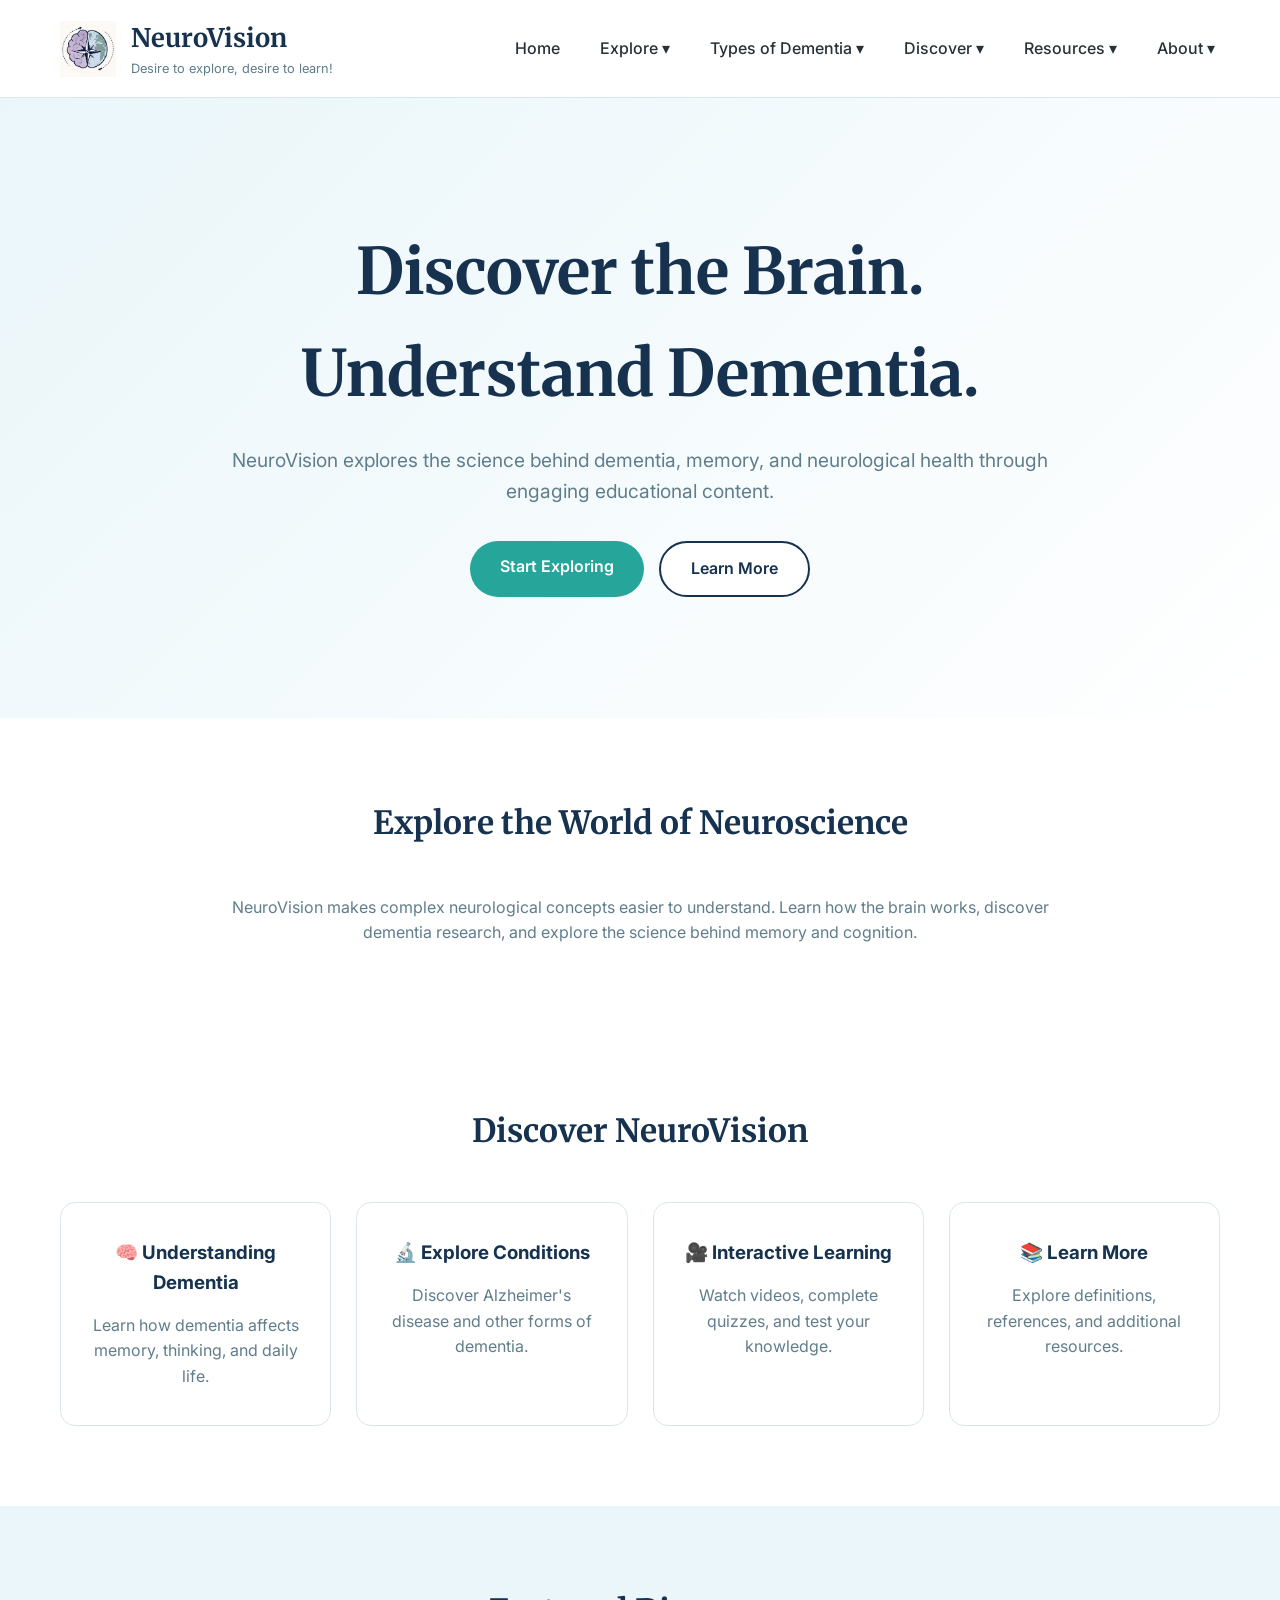
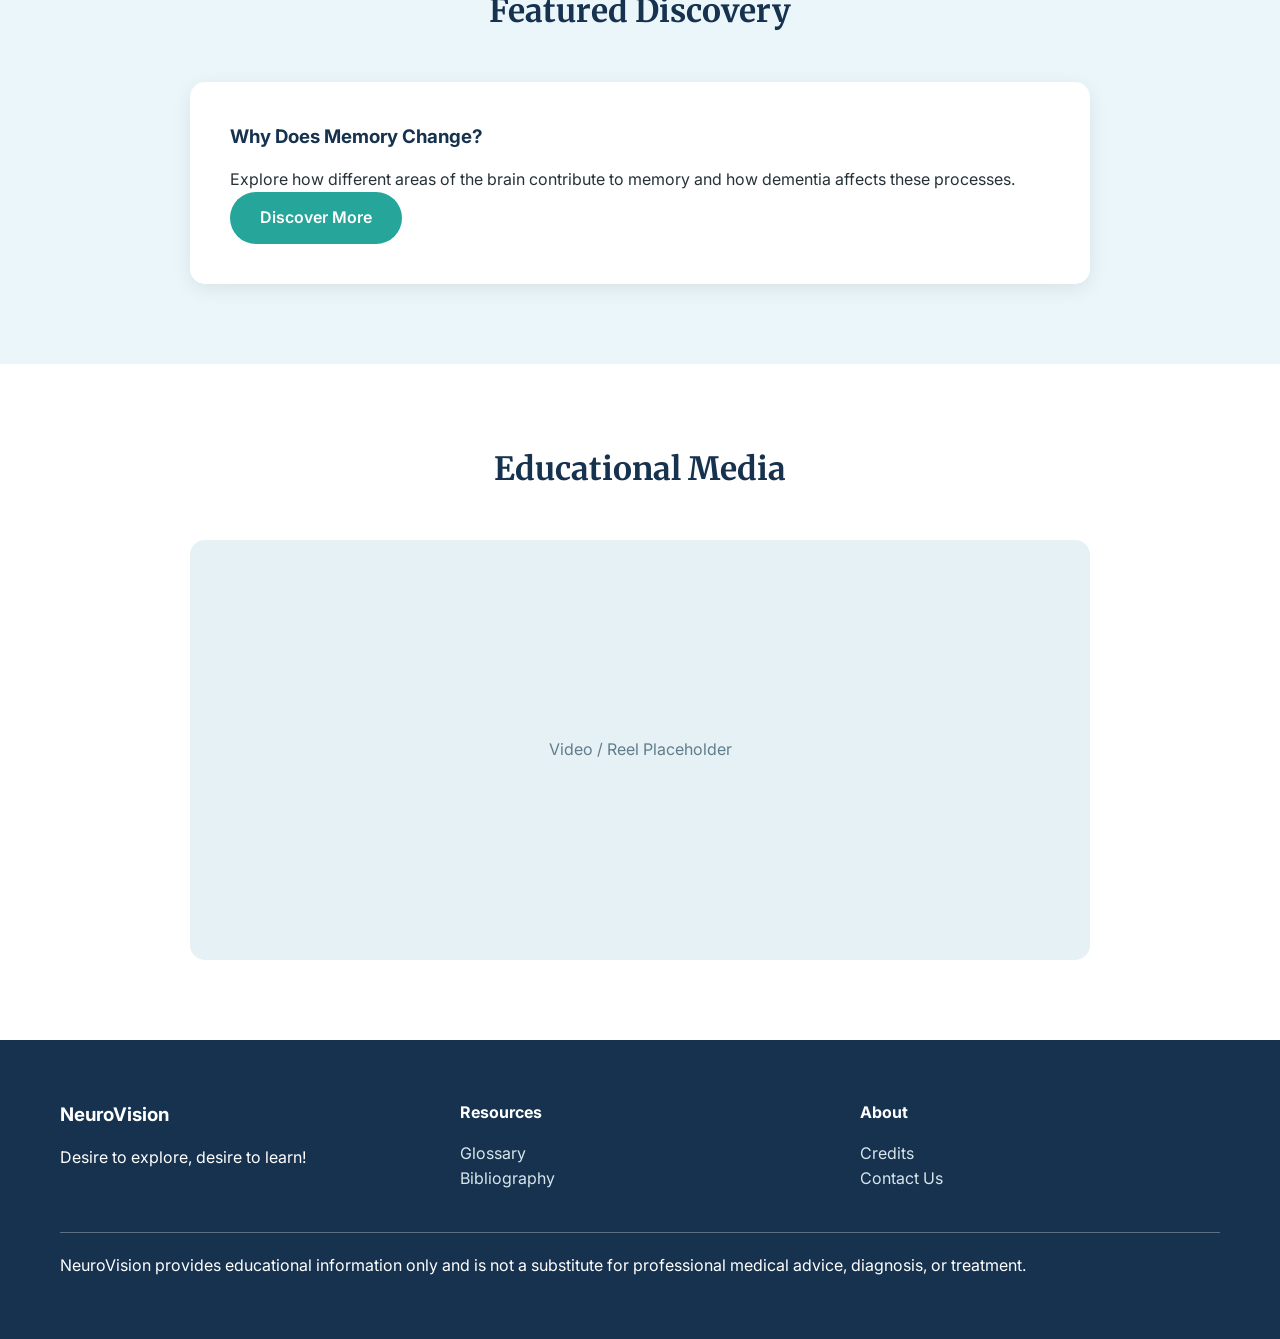
<file: index.html>
<!DOCTYPE html>
<html lang="en">
  <head>
    <meta charset="UTF-8" />
    <meta name="viewport" content="width=device-width, initial-scale=1.0" />
    <link rel="icon" type="image/png" href="assets/images/logo.png" />
    <title>NeuroVision | Desire to explore, desire to learn!</title>

    <link rel="stylesheet" href="style.css" />
  </head>

  <body>
    <header>
      <div class="brand">
        <img
          src="assets/images/logo.png"
          alt="NeuroVision Logo"
          class="logo-image"
        />
        <div>
          <div class="logo">NeuroVision</div>
          <div class="slogan">Desire to explore, desire to learn!</div>
        </div>
      </div>

      <nav>
        <ul class="nav-menu">
          <li>
            <a href="./">Home</a>
          </li>

          <li class="dropdown">
            <a href="#">Explore ▾</a>

            <ul class="dropdown-menu">
              <li>
                <a href="explore/brain-basics.html">Brain Basics</a>
              </li>

              <li>
                <a href="explore/dementia-basics.html">Dementia Basics</a>
              </li>

              <li>
                <a href="explore/memory.html">How Memory Works</a>
              </li>
            </ul>
          </li>

          <li class="dropdown">
            <a href="#">Types of Dementia ▾</a>

            <ul class="dropdown-menu">
              <li>
                <a href="types/alzheimers.html"> Alzheimer's Disease </a>
              </li>

              <li>
                <a href="types/vascular.html"> Vascular Dementia </a>
              </li>

              <li>
                <a href="types/lewy-body.html"> Lewy Body Dementia </a>
              </li>

              <li>
                <a href="types/frontotemporal.html">
                  Frontotemporal Dementia
                </a>
              </li>
            </ul>
          </li>

          <li class="dropdown">
            <a href="#">Discover ▾</a>

            <ul class="dropdown-menu">
              <li>
                <a href="discover/videos.html"> Videos </a>
              </li>

              <li>
                <a href="discover/quiz.html"> Knowledge Quiz </a>
              </li>

              <li>
                <a href="discover/myths.html"> Myths & Facts </a>
              </li>

              <li>
                <a href="discover/featured.html"> Featured Topics </a>
              </li>
            </ul>
          </li>

          <li class="dropdown">
            <a href="#">Resources ▾</a>

            <ul class="dropdown-menu">
              <li>
                <a href="resources/glossary.html"> Glossary </a>
              </li>

              <li>
                <a href="resources/bibliography.html"> Bibliography </a>
              </li>

              <li>
                <a href="resources/external.html"> External Resources </a>
              </li>
            </ul>
          </li>

          <li class="dropdown">
            <a href="#">About ▾</a>

            <ul class="dropdown-menu">

              <li>
                <a href="about/credits.html"> Credits </a>
              </li>

              <li>
                <a href="about/contact.html"> Contact Us </a>
              </li>
            </ul>
          </li>
        </ul>
      </nav>
    </header>

    <main>
      <section class="hero">
        <div class="hero-text">
          <h1>
            Discover the Brain.<br />
            Understand Dementia.
          </h1>

          <p>
            NeuroVision explores the science behind dementia, memory, and
            neurological health through engaging educational content.
          </p>

          <div class="hero-buttons">
            <a class="button" href="types/dementia.html"> Start Exploring </a>

            <a class="button secondary" href="resources/glossary.html">
              Learn More
            </a>
          </div>
        </div>
      </section>

      <section class="introduction">
        <h2>Explore the World of Neuroscience</h2>

        <p>
          NeuroVision makes complex neurological concepts easier to understand.
          Learn how the brain works, discover dementia research, and explore the
          science behind memory and cognition.
        </p>
      </section>

      <section>
        <h2>Discover NeuroVision</h2>

        <div class="card-container">
          <div class="card">
            <h3>🧠 Understanding Dementia</h3>

            <p>Learn how dementia affects memory, thinking, and daily life.</p>
          </div>

          <div class="card">
            <h3>🔬 Explore Conditions</h3>

            <p>Discover Alzheimer's disease and other forms of dementia.</p>
          </div>

          <div class="card">
            <h3>🎥 Interactive Learning</h3>

            <p>Watch videos, complete quizzes, and test your knowledge.</p>
          </div>

          <div class="card">
            <h3>📚 Learn More</h3>

            <p>Explore definitions, references, and additional resources.</p>
          </div>
        </div>
      </section>

      <section class="featured">
        <h2>Featured Discovery</h2>

        <div class="topic-box">
          <h3>Why Does Memory Change?</h3>

          <p>
            Explore how different areas of the brain contribute to memory and
            how dementia affects these processes.
          </p>

          <a href="#" class="button"> Discover More </a>
        </div>
      </section>

      <section>
        <h2>Educational Media</h2>

        <div class="video-placeholder">Video / Reel Placeholder</div>
      </section>
    </main>

    <footer>
      <div>
        <h3>NeuroVision</h3>

        <p>Desire to explore, desire to learn!</p>
      </div>

      <div>
        <h4>Resources</h4>

        <a href="resources/glossary.html"> Glossary </a>

        <br />

        <a href="resources/bibliography.html"> Bibliography </a>
      </div>

      <div>
        <h4>About</h4>

        <a href="about/credits.html"> Credits </a>

        <br />

        <a href="about/contact.html"> Contact Us </a>
      </div>

      <p class="disclaimer">
        NeuroVision provides educational information only and is not a
        substitute for professional medical advice, diagnosis, or treatment.
      </p>
    </footer>
  </body>
</html>
</file>
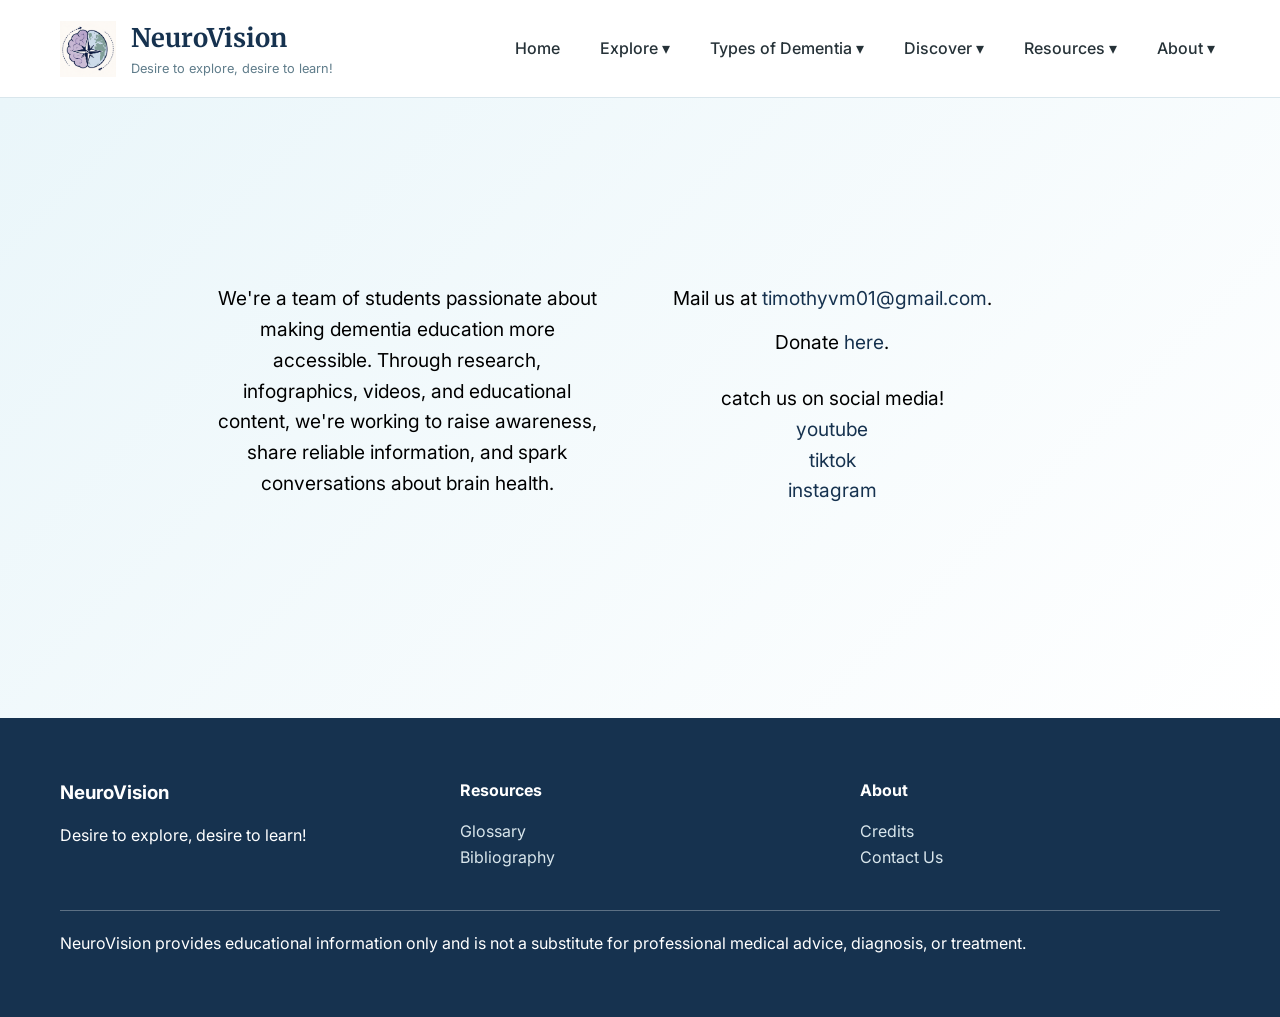
<file: about/contact.html>
<!--
 * author thebadlorax
 * created on 31-07-2026-18h-53m
 * github: https://github.com/thebadlorax
 * copyright 2026
-->

<!DOCTYPE html>
<html lang="en">
  <head>
    <meta charset="UTF-8" />
    <meta name="viewport" content="width=device-width, initial-scale=1.0" />

    <title>ABOUT US | NeuroVision</title>

    <link rel="stylesheet" href="../style.css" />

    <link rel="icon" href="../assets/images/logo.png" type="image/x-icon">
  </head>

  <body>
    <header>
        <div class="brand">
          <img
            src="../assets/images/logo.png"
            alt="NeuroVision Logo"
            class="logo-image"
          />
          <div>
            <div class="logo">NeuroVision</div>
            <div class="slogan">Desire to explore, desire to learn!</div>
          </div>
        </div>
  
        <nav>
          <ul class="nav-menu">
            <li>
              <a href="/">Home</a>
            </li>
  
            <li class="dropdown">
              <a href="#">Explore ▾</a>
  
              <ul class="dropdown-menu">
                <li>
                  <a href="/explore/brain-basics.html">Brain Basics</a>
                </li>
  
                <li>
                  <a href="/explore/dementia-basics.html">Dementia Basics</a>
                </li>
  
                <li>
                  <a href="e/xplore/memory.html">How Memory Works</a>
                </li>
              </ul>
            </li>
  
            <li class="dropdown">
              <a href="#">Types of Dementia ▾</a>
  
              <ul class="dropdown-menu">
                <li>
                  <a href="/types/alzheimers.html"> Alzheimer's Disease </a>
                </li>
  
                <li>
                  <a href="/types/vascular.html"> Vascular Dementia </a>
                </li>
  
                <li>
                  <a href="/types/lewy-body.html"> Lewy Body Dementia </a>
                </li>
  
                <li>
                  <a href="/types/frontotemporal.html">
                    Frontotemporal Dementia
                  </a>
                </li>
              </ul>
            </li>
  
            <li class="dropdown">
              <a href="#">Discover ▾</a>
  
              <ul class="dropdown-menu">
                <li>
                  <a href="/discover/videos.html"> Videos </a>
                </li>
  
                <li>
                  <a href="/discover/quiz.html"> Knowledge Quiz </a>
                </li>
  
                <li>
                  <a href="/discover/myths.html"> Myths & Facts </a>
                </li>
  
                <li>
                  <a href="/discover/featured.html"> Featured Topics </a>
                </li>
              </ul>
            </li>
  
            <li class="dropdown">
              <a href="#">Resources ▾</a>
  
              <ul class="dropdown-menu">
                <li>
                  <a href="/resources/glossary.html"> Glossary </a>
                </li>
  
                <li>
                  <a href="/resources/bibliography.html"> Bibliography </a>
                </li>
  
                <li>
                  <a href="/resources/external.html"> External Resources </a>
                </li>
              </ul>
            </li>
  
            <li class="dropdown">
              <a href="#">About ▾</a>
  
              <ul class="dropdown-menu">
                <li>
                  <a href="/about/project.html"> Project </a>
                </li>
  
                <li>
                  <a href="/about/credits.html"> Credits </a>
                </li>
  
                <li>
                  <a href="/about/contact.html"> Contact Us </a>
                </li>
              </ul>
            </li>
          </ul>
        </nav>
      </header>

    <main>

      <section class="hero">
        <div class="hero-text">
            <div style="display: flex; flex-direction: row;">
                <div>
                    <p style="color: black; width: 30vw;">
                         We're a team of students passionate about making dementia education more accessible. Through research, infographics, videos, and educational content, we're working to raise awareness, share reliable information, and spark conversations about brain health. 
                    </p>
                </div>
                <div style="width: 40vw;">
                    <p style="color: black; margin-bottom: 1vw;">Mail us at <span><a style="color: #16324f;" href="mailto:timothyvm01@gmail.com">timothyvm01@gmail.com</a></span>.</p>
                    <p style="color: black; margin-bottom: 2vw;">Donate <span><a style="color: #16324f;" href="https://givebutter.com/mimresearch/3-NeuroVision">here</a></span>.</p>
                    <p style="color: black; margin-bottom: 1vw;">
                        catch us on social media!<br>
                        <span><a style="color: #16324f;" href="https://youtube.com/@NeurovisionMIM">youtube</a></span><br>
                        <span><a style="color: #16324f;" href="https://tiktok.com/@neurovision.mim">tiktok</a></span><br>
                        <span><a style="color: #16324f;" href="https://instagram.com/neurovision.mim26/">instagram</a></span><br>
                    </p>
                </div>
            </div>
        </div>
      </section>

    </main>

    <footer>
      <div>
        <h3>NeuroVision</h3>

        <p>Desire to explore, desire to learn!</p>
      </div>

      <div>
        <h4>Resources</h4>

        <a href="../resources/glossary.html"> Glossary </a>

        <br />

        <a href="../resources/bibliography.html"> Bibliography </a>
      </div>

      <div>
        <h4>About</h4>

        <a href="../about/credits.html"> Credits </a>

        <br />

        <a href="../about/contact.html"> Contact Us </a>
      </div>

      <p class="disclaimer">
        NeuroVision provides educational information only and is not a
        substitute for professional medical advice, diagnosis, or treatment.
      </p>
    </footer>
  </body>
</html>
</file>
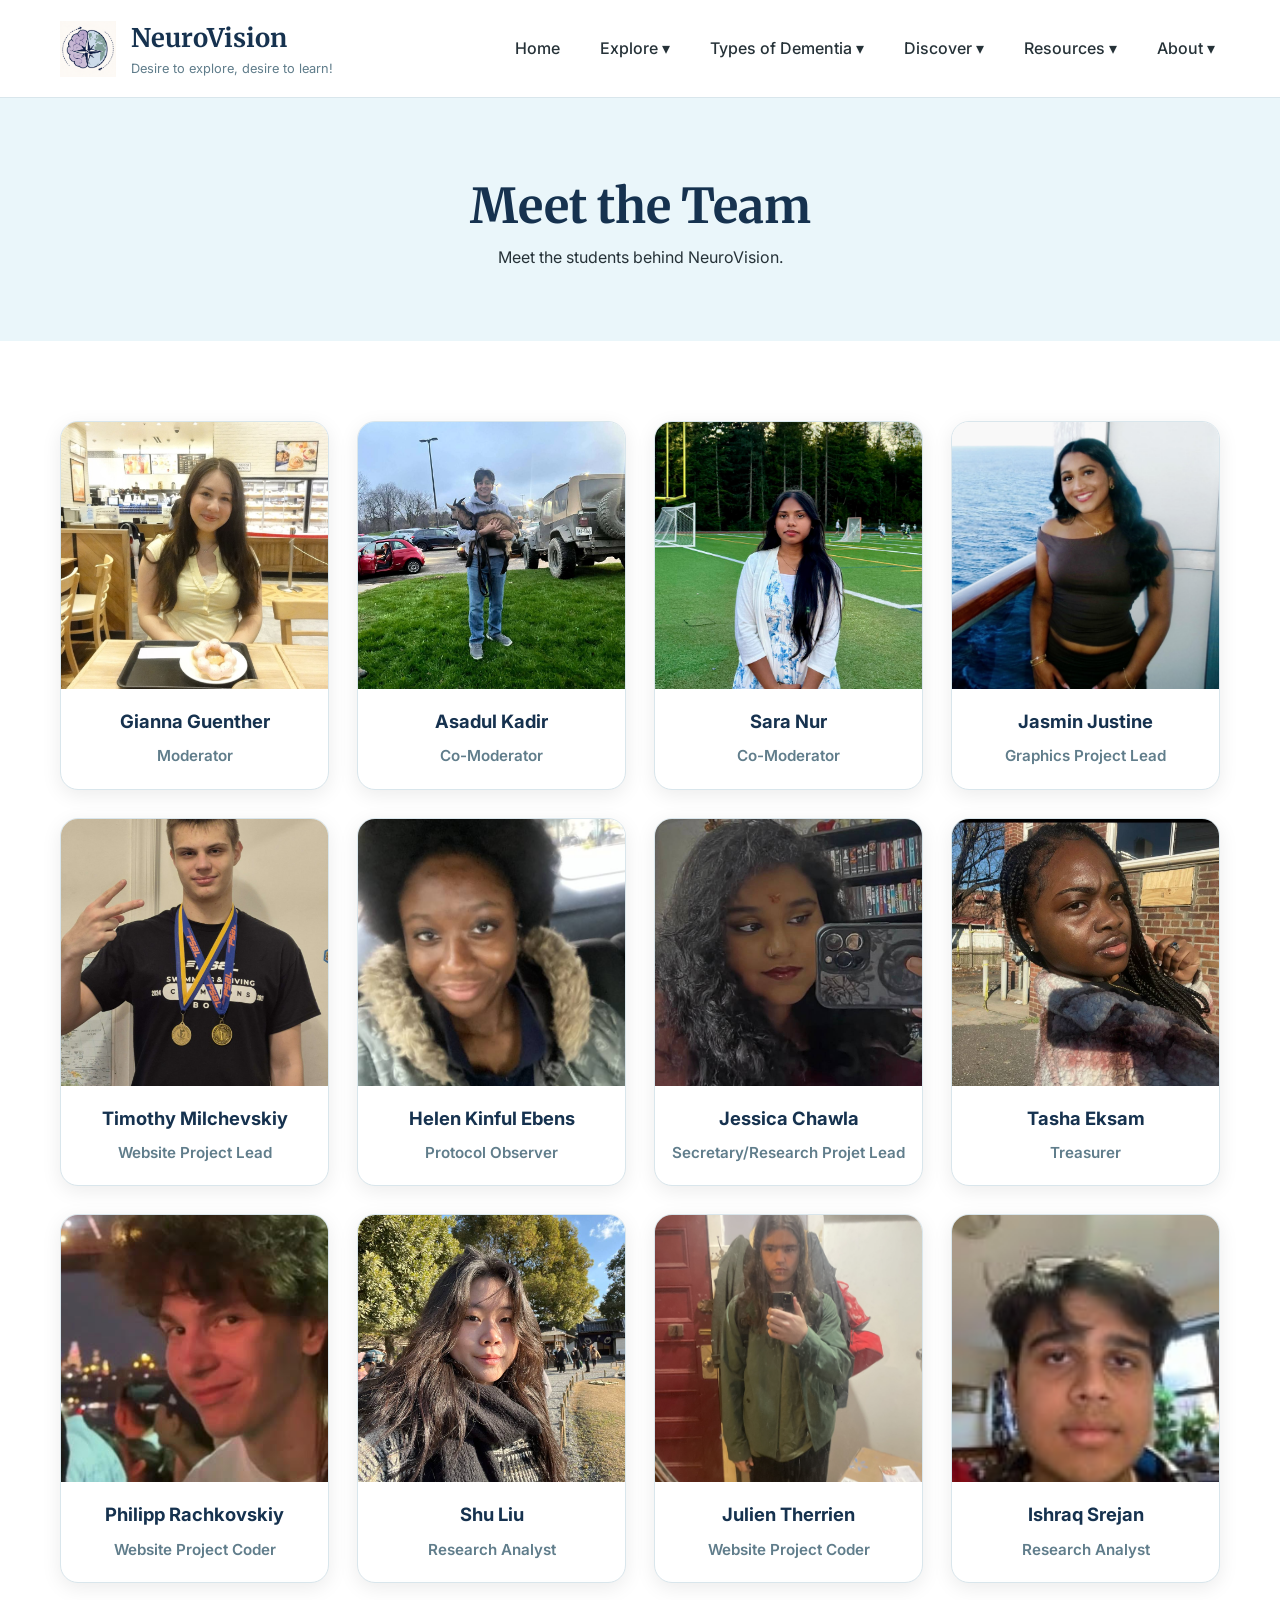
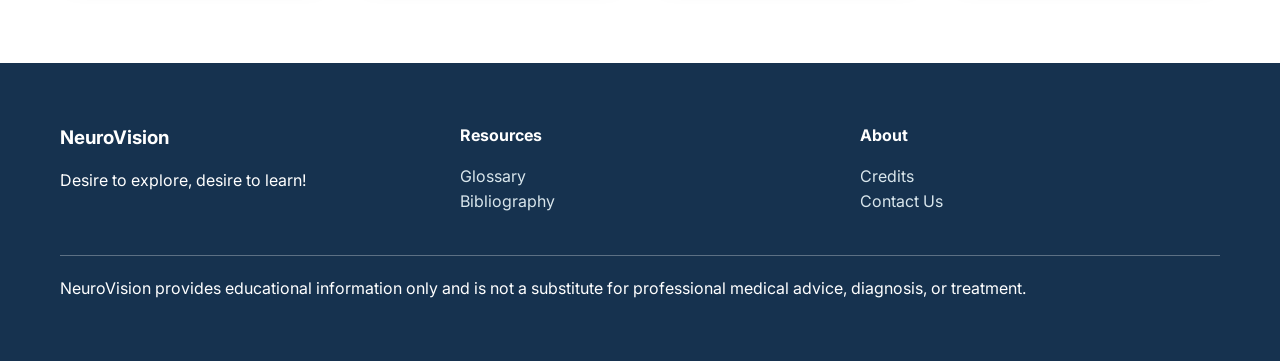
<file: about/credits.html>
<!DOCTYPE html>
<html lang="en">
<head>
<meta charset="UTF-8">
<meta name="viewport" content="width=device-width, initial-scale=1.0">
<title>Meet the Team | NeuroVision</title>
<link rel="icon" type="image/png" href="../assets/images/logo.png">
<link rel="stylesheet" href="../style.css">
</head>
<body>
<header>
  <div class="brand">
    <img
      src="../assets/images/logo.png"
      alt="NeuroVision Logo"
      class="logo-image"
    />
    <div>
      <div class="logo">NeuroVision</div>
      <div class="slogan">Desire to explore, desire to learn!</div>
    </div>
  </div>

  <nav>
    <ul class="nav-menu">
      <li>
        <a href="../">Home</a>
      </li>

      <li class="dropdown">
        <a href="#">Explore ▾</a>

        <ul class="dropdown-menu">
          <li>
            <a href="../explore/brain-basics.html">Brain Basics</a>
          </li>

          <li>
            <a href="../explore/dementia-basics.html">Dementia Basics</a>
          </li>

          <li>
            <a href="../explore/memory.html">How Memory Works</a>
          </li>
        </ul>
      </li>

      <li class="dropdown">
        <a href="#">Types of Dementia ▾</a>

        <ul class="dropdown-menu">
          <li>
            <a href="../types/alzheimers.html">Alzheimer's Disease</a>
          </li>

          <li>
            <a href="../types/vascular.html">Vascular Dementia</a>
          </li>

          <li>
            <a href="../types/lewy-body.html">Lewy Body Dementia</a>
          </li>

          <li>
            <a href="../types/frontotemporal.html">
              Frontotemporal Dementia
            </a>
          </li>
        </ul>
      </li>

      <li class="dropdown">
        <a href="#">Discover ▾</a>

        <ul class="dropdown-menu">
          <li>
            <a href="../discover/videos.html">Videos</a>
          </li>

          <li>
            <a href="../discover/quiz.html">Knowledge Quiz</a>
          </li>

          <li>
            <a href="../discover/myths.html">Myths & Facts</a>
          </li>

          <li>
            <a href="../discover/featured.html">Featured Topics</a>
          </li>
        </ul>
      </li>

      <li class="dropdown">
        <a href="#">Resources ▾</a>

        <ul class="dropdown-menu">
          <li>
            <a href="../resources/glossary.html">Glossary</a>
          </li>

          <li>
            <a href="../resources/bibliography.html">Bibliography</a>
          </li>

          <li>
            <a href="../resources/external.html">External Resources</a>
          </li>
        </ul>
      </li>

      <li class="dropdown">
        <a href="#">About ▾</a>

        <ul class="dropdown-menu">
          <li>
            <a href="credits.html">Credits</a>
          </li>

          <li>
            <a href="contact.html">Contact Us</a>
          </li>
        </ul>
      </li>
    </ul>
  </nav>
</header>

<main>
<section class="page-header">
<h1>Meet the Team</h1>
<p>Meet the students behind NeuroVision.</p>
</section>

<section>
<div class="team-grid">

<a href="#member1" class="team-card">
<img src="../assets/images/member1.png" alt="Member 1">
<h3>Gianna Guenther</h3>
<p>Moderator</p>
</a>

<a href="#member2" class="team-card">
<img src="../assets/images/member2.png" alt="Member 2">
<h3>Asadul Kadir</h3>
<p>Co-Moderator</p>
</a>

<a href="#member3" class="team-card">
<img src="../assets/images/member3.png" alt="Member 3">
<h3>Sara Nur</h3>
<p>Co-Moderator</p>
</a>

<a href="#member4" class="team-card">
<img src="../assets/images/member4.png" alt="Member 4">
<h3>Jasmin Justine</h3>
<p>Graphics Project Lead</p>
</a>

<a href="#member5" class="team-card">
<img src="../assets/images/member5.png" alt="Member 5">
<h3>Timothy Milchevskiy</h3>
<p>Website Project Lead</p>
</a>

<a href="#member6" class="team-card">
<img src="../assets/images/member6.png" alt="Member 6">
<h3>Helen Kinful Ebens</h3>
<p>Protocol Observer</p>
</a>

<a href="#member7" class="team-card">
<img src="../assets/images/member7.png" alt="Member 7">
<h3>Jessica Chawla</h3>
<p>Secretary/Research Projet Lead</p>
</a>

<a href="#member8" class="team-card">
<img src="../assets/images/member8.png" alt="Member 8">
<h3>Tasha Eksam</h3>
<p>Treasurer</p>
</a>

<a href="#member9" class="team-card">
<img src="../assets/images/member9.png" alt="Member 9">
<h3>Philipp Rachkovskiy</h3>
<p>Website Project Coder</p>
</a>

<a href="#member10" class="team-card">
<img src="../assets/images/member10.png" alt="Member 10">
<h3>Shu Liu</h3>
<p>Research Analyst</p>
</a>

<a href="#member11" class="team-card">
<img src="../assets/images/member11.png" alt="Member 11">
<h3>Julien Therrien</h3>
<p>Website Project Coder</p>
</a>

<a href="#member12" class="team-card">
<img src="../assets/images/member12.png" alt="Member 12">
<h3>Ishraq Srejan</h3>
<p>Research Analyst</p>
</a>

</div>
</section>
</main>

<div id="member1" class="profile-modal">
<div class="profile-content">
<a href="#" class="close">&times;</a>
<img src="../assets/images/member1.png" alt="Member 1">
<h2>Gianna Guenther</h2>
<h4>Moderator</h4>
<p>
Hi! I’m a rising junior at Stuyvesant High School with interests in neuroscience, genetics, behavioral science, and neurological diseases. I’m excited to help organize the team, analyze dementia studies, raise public awareness about dementia, and contribute to the project as we work toward a possible meta-analysis. Through this experience, I hope to connect with others who share similar interests, strengthen my research skills, and gain a deeper understanding of the medical field.
</p>
</div>
</div>

<div id="member2" class="profile-modal">
<div class="profile-content">
<a href="#" class="close">&times;</a>
<img src="../assets/images/member2.png" alt="Member 2">
<h2>Asadul Kadir</h2>
<h4>Co-Moderator</h4>
<p>
Hi everyone! My name is Asadul, and I'm a rising college freshman. I'm excited to serve as one of the co-moderators for NeuroVision. As co-moderator, my goal is not only to support Gianna in organizing the team but also to work alongside everyone in creating engaging, accessible content that makes complex dementia research easier to understand for you, the public.
</p>
</div>
</div>

<div id="member3" class="profile-modal">
<div class="profile-content">
<a href="#" class="close">&times;</a>
<img src="../assets/images/member3.png" alt="Member 3">
<h2>Sara Nur</h2>
<h4>Co-Moderator</h4>
<p>
Hi! I’m Sara Nur, a rising freshman at Eastlake High School and the co-moderator of our team. I love combining creativity with science, whether that’s designing infographics, creating visuals, or finding engaging ways to share important information with others. As co-moderator, my goal is to help our team stay connected, encourage everyone’s ideas, and support our outreach efforts so we can make learning about dementia accessible and meaningful.
</p>
</div>
</div>

<div id="member4" class="profile-modal">
<div class="profile-content">
<a href="#" class="close">&times;</a>
<img src="../assets/images/member4.png" alt="Member 4">
<h2>Jasmin Justine</h2>
<h4>Graphics Project Lead</h4>
<p>
Hi! I'm Jasmin, a rising junior at Ridge Point High School and the Graphics Project Lead for NeuroVision. I enjoy creating educational graphics that make complex topics easier to understand. Through creativity and research, I hope to help raise awareness about dementia and Parkinson's disease while making reliable health information more accessible to everyone.
</p>
</div>
</div>

<div id="member5" class="profile-modal">
<div class="profile-content">
<a href="#" class="close">&times;</a>
<img src="../assets/images/member5.png" alt="Member 5">
<h2>Timothy Milchevskiy</h2>
<h4>Website Project Lead</h4>
<p>
Hi! I’m Timothy, a rising senior at Stuyvesant High School and the website project lead for Neurovision. I am interested in mathematics, particularly in the area of statistics and probability. Utilizing graphic design and my coding skills, I hope to create an accessible and enjoyable source of information for users to learn more about dementia.
</p>
</div>
</div>

<div id="member6" class="profile-modal">
<div class="profile-content">
<a href="#" class="close">&times;</a>
<img src="../assets/images/member6.png" alt="Member 6">
<h2>Helen Kinful Ebens</h2>
<h4>Protocol Observer</h4>
<p>
Hi! My name is Helen, a rising junior at University Prep Charter High School and the Protocol Observer for NeuroVision. Im passionate about public health, medical research and pediatrics. Through my work, I hope to uplift communities and advocate for more dementia awareness.  
</p>
</div>
</div>

<div id="member7" class="profile-modal">
<div class="profile-content">
<a href="#" class="close">&times;</a>
<img src="../assets/images/member7.png" alt="Member 7">
<h2>Jessica Chawla</h2>
<h4>Secretary/Research Project Lead</h4>
<p>
Hi, my name is Jessica. I am a senior at John Jay College of Criminal Justice. My interests are neurology and forensic pathology. I am the Secretary and Research Project Lead for NeuroVision. With my team, I plan to provide a deep analysis of current dementia research that can be translated into terms everyone can understand.
</p>
</div>
</div>

<div id="member8" class="profile-modal">
<div class="profile-content">
<a href="#" class="close">&times;</a>
<img src="../assets/images/member8.png" alt="Member 8">
<h2>Tasha Eksam</h2>
<h4>Treasurer</h4>
<p>
Hi everyone Hi everyone my name is Tasha, I am a senior at SUNY albany and I am serving as Treasurer for Neurovision MIM.  I plan to help dissect the research paper and keep track of every purchase, update the team on how much money we have available, and make budgets.
</p>
</div>
</div>

<div id="member9" class="profile-modal">
<div class="profile-content">
<a href="#" class="close">&times;</a>
<img src="../assets/images/member9.png" alt="Member 9">
<h2>Philipp Rachkovskiy</h2>
<h4>Website project coder</h4>
<p>
Hello! Im Philipp Rachkovskiy, and Im an incoming senior at the Bronx High School of Science. My interests include coding and genetics, and Im working on the website with Julien and Timothy. I hope to make the website a place where people can become more informed about dementia in a simple and digestible way.
</p>
</div>
</div>

<div id="member10" class="profile-modal">
<div class="profile-content">
<a href="#" class="close">&times;</a>
<img src="../assets/images/member10.png" alt="Member 10">
<h2>Shu Liu</h2>
<h4>Research Analyst</h4>
<p>
Hii I'm Shu, one of the research analysts of NeuroVision. I'm a senior at baruch college with interests in behavioral science, cardiology and psychology. My hobbies include badminton, biking, baking, hiking and exploring new places/activities with friends. 
My goals in NeuroVision is to analyze/research studies on dementia and work alongside my team, creating content to make knowledge on dementia more accessible. 
</p>
</div>
</div>

<div id="member11" class="profile-modal">
<div class="profile-content">
<a href="#" class="close">&times;</a>
<img src="../assets/images/member11.png" alt="Member 11">
<h2>Julien Therrien</h2>
<h4>Website Project Coder</h4>
<p>
I’m Julien, a rising senior at Essex Street Academy. I work on the website for Neurovison, and i’m personally working on a lot of different programming projects at once. With the website, we are trying to make complicated topics like dementia easier to get into by providing a one stop shop for all the information we have!
</p>
</div>
</div>

<div id="member12" class="profile-modal">
<div class="profile-content">
<a href="#" class="close">&times;</a>
<img src="../assets/images/member12.png" alt="Member 12">
<h2>Ishraq Srejan</h2>
<h4>Research Analyst</h4>
<p>
Hey Guys, I’m an upcoming senior at Stuyvesant Highschool and a research analyst for Neurovision. I joined the team because I have interests in Medical Research, Neurology and Ophthalmology and also I liked working with amazing members like Asadul Kadir and Philip Rachkovskiy 
</p>
</div>
</div>

<footer>
<div>
<h3>NeuroVision</h3>
<p>Desire to explore, desire to learn!</p>
</div>

<div>
<h4>Resources</h4>
<a href="../resources/glossary.html">Glossary</a><br>
<a href="../resources/bibliography.html">Bibliography</a>
</div>

<div>
<h4>About</h4>
<a href="credits.html">Credits</a><br>
<a href="contact.html">Contact Us</a>
</div>

<p class="disclaimer">
NeuroVision provides educational information only and is not a substitute
for professional medical advice, diagnosis, or treatment.
</p>
</footer>

</body>
</html>
</file>
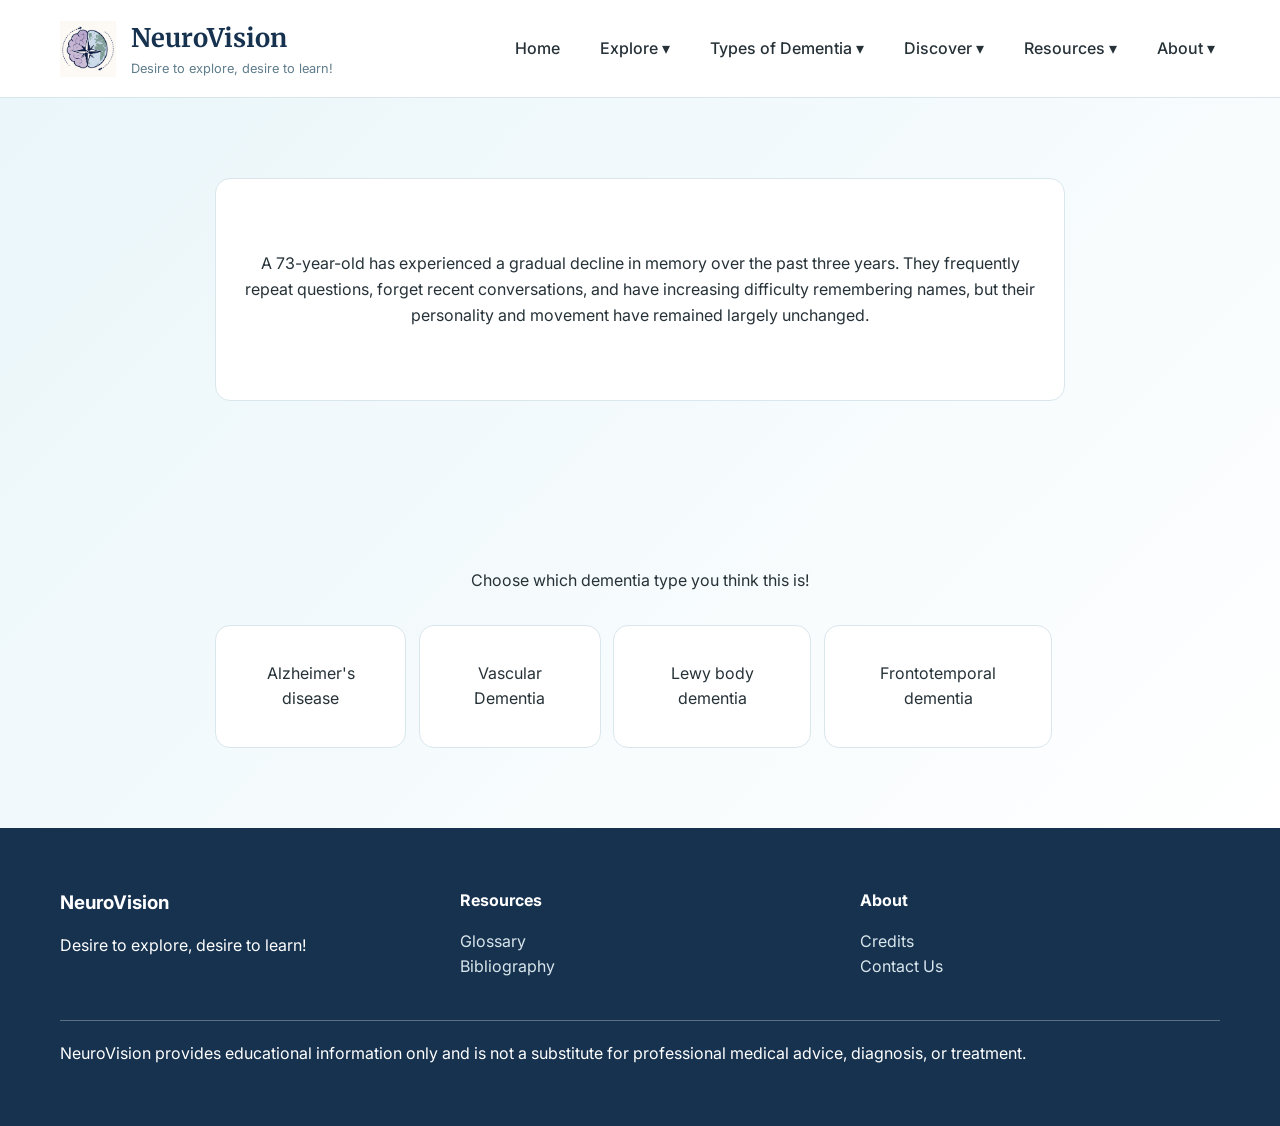
<file: discover/quiz.html>
<!DOCTYPE html>
<html lang="en">
  <head>
    <meta charset="UTF-8" />
    <meta name="viewport" content="width=device-width, initial-scale=1.0" />

    <title>QUIZ | NeuroVision</title>

    <link rel="stylesheet" href="../style.css" />

    <script type="module" src="quiz.js"></script>
    <link rel="icon" href="../assets/images/logo.png" type="image/x-icon">
  </head>

  <body>
    <header>
        <div class="brand">
          <img
            src="../assets/images/logo.png"
            alt="NeuroVision Logo"
            class="logo-image"
          />
          <div>
            <div class="logo">NeuroVision</div>
            <div class="slogan">Desire to explore, desire to learn!</div>
          </div>
        </div>
  
        <nav>
          <ul class="nav-menu">
            <li>
              <a href="/">Home</a>
            </li>
  
            <li class="dropdown">
              <a href="#">Explore ▾</a>
  
              <ul class="dropdown-menu">
                <li>
                  <a href="/explore/brain-basics.html">Brain Basics</a>
                </li>
  
                <li>
                  <a href="/explore/dementia-basics.html">Dementia Basics</a>
                </li>
  
                <li>
                  <a href="e/xplore/memory.html">How Memory Works</a>
                </li>
              </ul>
            </li>
  
            <li class="dropdown">
              <a href="#">Types of Dementia ▾</a>
  
              <ul class="dropdown-menu">
                <li>
                  <a href="/types/alzheimers.html"> Alzheimer's Disease </a>
                </li>
  
                <li>
                  <a href="/types/vascular.html"> Vascular Dementia </a>
                </li>
  
                <li>
                  <a href="/types/lewy-body.html"> Lewy Body Dementia </a>
                </li>
  
                <li>
                  <a href="/types/frontotemporal.html">
                    Frontotemporal Dementia
                  </a>
                </li>
              </ul>
            </li>
  
            <li class="dropdown">
              <a href="#">Discover ▾</a>
  
              <ul class="dropdown-menu">
                <li>
                  <a href="/discover/videos.html"> Videos </a>
                </li>
  
                <li>
                  <a href="/discover/quiz.html"> Knowledge Quiz </a>
                </li>
  
                <li>
                  <a href="/discover/myths.html"> Myths & Facts </a>
                </li>
  
                <li>
                  <a href="/discover/featured.html"> Featured Topics </a>
                </li>
              </ul>
            </li>
  
            <li class="dropdown">
              <a href="#">Resources ▾</a>
  
              <ul class="dropdown-menu">
                <li>
                  <a href="/resources/glossary.html"> Glossary </a>
                </li>
  
                <li>
                  <a href="/resources/bibliography.html"> Bibliography </a>
                </li>
  
                <li>
                  <a href="/resources/external.html"> External Resources </a>
                </li>
              </ul>
            </li>
  
            <li class="dropdown">
              <a href="#">About ▾</a>
  
              <ul class="dropdown-menu">
  
                <li>
                  <a href="/about/credits.html"> Credits </a>
                </li>
  
                <li>
                  <a href="/about/contact.html"> Contact Us </a>
                </li>
              </ul>
            </li>
          </ul>
        </nav>
      </header>

    <main>

      <section class="hero">
        <div class="hero-text">
            <div id="info-div" style="display: flex; flex-direction: column;">
            </div>
            <div id="answer-container">
                <div id="mac" style="margin-top: 14vh; padding-bottom: 2.5vh; padding-top: 2.5vh;">Choose which dementia type you think this is!</div>
                <div style="display: flex; flex-direction: row; margin-top: 1vh;">
                    <div id="opt1" class="card" style="margin-right: 1vw; cursor: pointer;">Alzheimer's disease</div>
                    <div id="opt2" class="card" style="margin-right: 1vw; cursor: pointer;">Vascular Dementia</div>
                    <div id="opt3" class="card" style="margin-right: 1vw; cursor: pointer;">Lewy body dementia</div>
                    <div id="opt4" class="card" style="margin-right: 1vw; cursor: pointer;">Frontotemporal dementia</div>
                </div>
            </div>
            
        </div>
      </section>

    </main>

    <footer>
      <div>
        <h3>NeuroVision</h3>

        <p>Desire to explore, desire to learn!</p>
      </div>

      <div>
        <h4>Resources</h4>

        <a href="../resources/glossary.html"> Glossary </a>

        <br />

        <a href="../resources/bibliography.html"> Bibliography </a>
      </div>

      <div>
        <h4>About</h4>

        <a href="../about/credits.html"> Credits </a>

        <br />

        <a href="../about/contact.html"> Contact Us </a>
      </div>

      <p class="disclaimer">
        NeuroVision provides educational information only and is not a
        substitute for professional medical advice, diagnosis, or treatment.
      </p>
    </footer>
  </body>
</html>
</file>
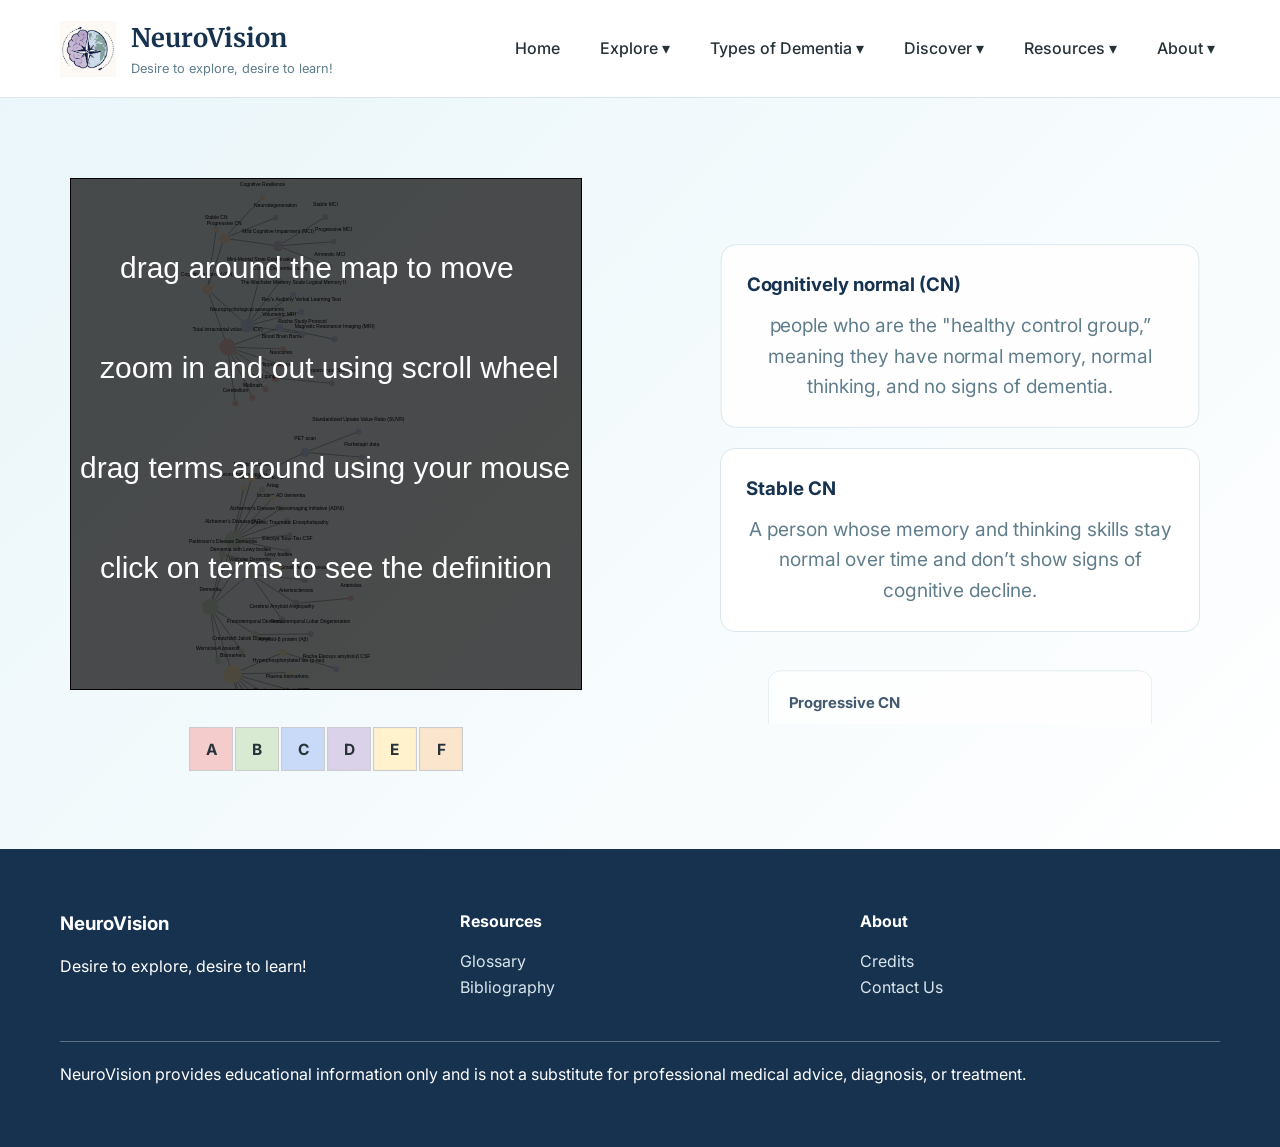
<file: resources/glossary.html>
<!--
 * author thebadlorax
 * created on 24-07-2026-21h-21m
 * github: https://github.com/thebadlorax
 * copyright 2026
-->

<!DOCTYPE html>
<html lang="en">
  <head>
    <meta charset="UTF-8" />
    <meta name="viewport" content="width=device-width, initial-scale=1.0" />

    <title>GLOSSARY | NeuroVision</title>

    <link rel="stylesheet" href="../style.css" />
    <link rel="stylesheet" href="glossary.css" />

    <script type="module" src="glossary.js"></script>
    <link rel="icon" href="../assets/images/logo.png" type="image/x-icon">
  </head>

  <body>
    <header>
        <div class="brand">
          <img
            src="../assets/images/logo.png"
            alt="NeuroVision Logo"
            class="logo-image"
          />
          <div>
            <div class="logo">NeuroVision</div>
            <div class="slogan">Desire to explore, desire to learn!</div>
          </div>
        </div>
  
        <nav>
          <ul class="nav-menu">
            <li>
              <a href="/">Home</a>
            </li>
  
            <li class="dropdown">
              <a href="#">Explore ▾</a>
  
              <ul class="dropdown-menu">
                <li>
                  <a href="/explore/brain-basics.html">Brain Basics</a>
                </li>
  
                <li>
                  <a href="/explore/dementia-basics.html">Dementia Basics</a>
                </li>
  
                <li>
                  <a href="e/xplore/memory.html">How Memory Works</a>
                </li>
              </ul>
            </li>
  
            <li class="dropdown">
              <a href="#">Types of Dementia ▾</a>
  
              <ul class="dropdown-menu">
                <li>
                  <a href="/types/alzheimers.html"> Alzheimer's Disease </a>
                </li>
  
                <li>
                  <a href="/types/vascular.html"> Vascular Dementia </a>
                </li>
  
                <li>
                  <a href="/types/lewy-body.html"> Lewy Body Dementia </a>
                </li>
  
                <li>
                  <a href="/types/frontotemporal.html">
                    Frontotemporal Dementia
                  </a>
                </li>
              </ul>
            </li>
  
            <li class="dropdown">
              <a href="#">Discover ▾</a>
  
              <ul class="dropdown-menu">
                <li>
                  <a href="/discover/videos.html"> Videos </a>
                </li>
  
                <li>
                  <a href="/discover/quiz.html"> Knowledge Quiz </a>
                </li>
  
                <li>
                  <a href="/discover/myths.html"> Myths & Facts </a>
                </li>
  
                <li>
                  <a href="/discover/featured.html"> Featured Topics </a>
                </li>
              </ul>
            </li>
  
            <li class="dropdown">
              <a href="#">Resources ▾</a>
  
              <ul class="dropdown-menu">
                <li>
                  <a href="/resources/glossary.html"> Glossary </a>
                </li>
  
                <li>
                  <a href="/resources/bibliography.html"> Bibliography </a>
                </li>
  
                <li>
                  <a href="/resources/external.html"> External Resources </a>
                </li>
              </ul>
            </li>
  
            <li class="dropdown">
              <a href="#">About ▾</a>
  
              <ul class="dropdown-menu">
                <li>
                  <a href="/about/credits.html"> Credits </a>
                </li>
  
                <li>
                  <a href="/about/contact.html"> Contact Us </a>
                </li>
              </ul>
            </li>
          </ul>
        </nav>
      </header>

    <main>

      <section class="hero">
        <div class="hero-text">
          <div style="display: flex; flex-direction: row; justify-content: center; align-items: center;">
            <div style="display: flex; flex-direction: column; justify-content: center; align-items: center;">
              <canvas id="mindmap"></canvas>
              <div id="categories" style="display: flex; flex-direction: row; margin-top: 3vw; gap: 6px;"></div>
            </div>
            
            <div style="margin-left: 10vw; display: flex; flex-direction: column;">
              <div class="info-cards no-scrollbar" id="cards" style="width: 500px; padding-left: 10px; padding-right: 10px">
                <div class="spacer"></div>
              </div>
            </div>
          </div>
            
        </div>
      </section>

    </main>

    <footer>
      <div>
        <h3>NeuroVision</h3>

        <p>Desire to explore, desire to learn!</p>
      </div>

      <div>
        <h4>Resources</h4>

        <a href="../resources/glossary.html"> Glossary </a>

        <br />

        <a href="../resources/bibliography.html"> Bibliography </a>
      </div>

      <div>
        <h4>About</h4>

        <a href="../about/credits.html"> Credits </a>

        <br />

        <a href="../about/contact.html"> Contact Us </a>
      </div>

      <p class="disclaimer">
        NeuroVision provides educational information only and is not a
        substitute for professional medical advice, diagnosis, or treatment.
      </p>
    </footer>
  </body>
</html>
</file>
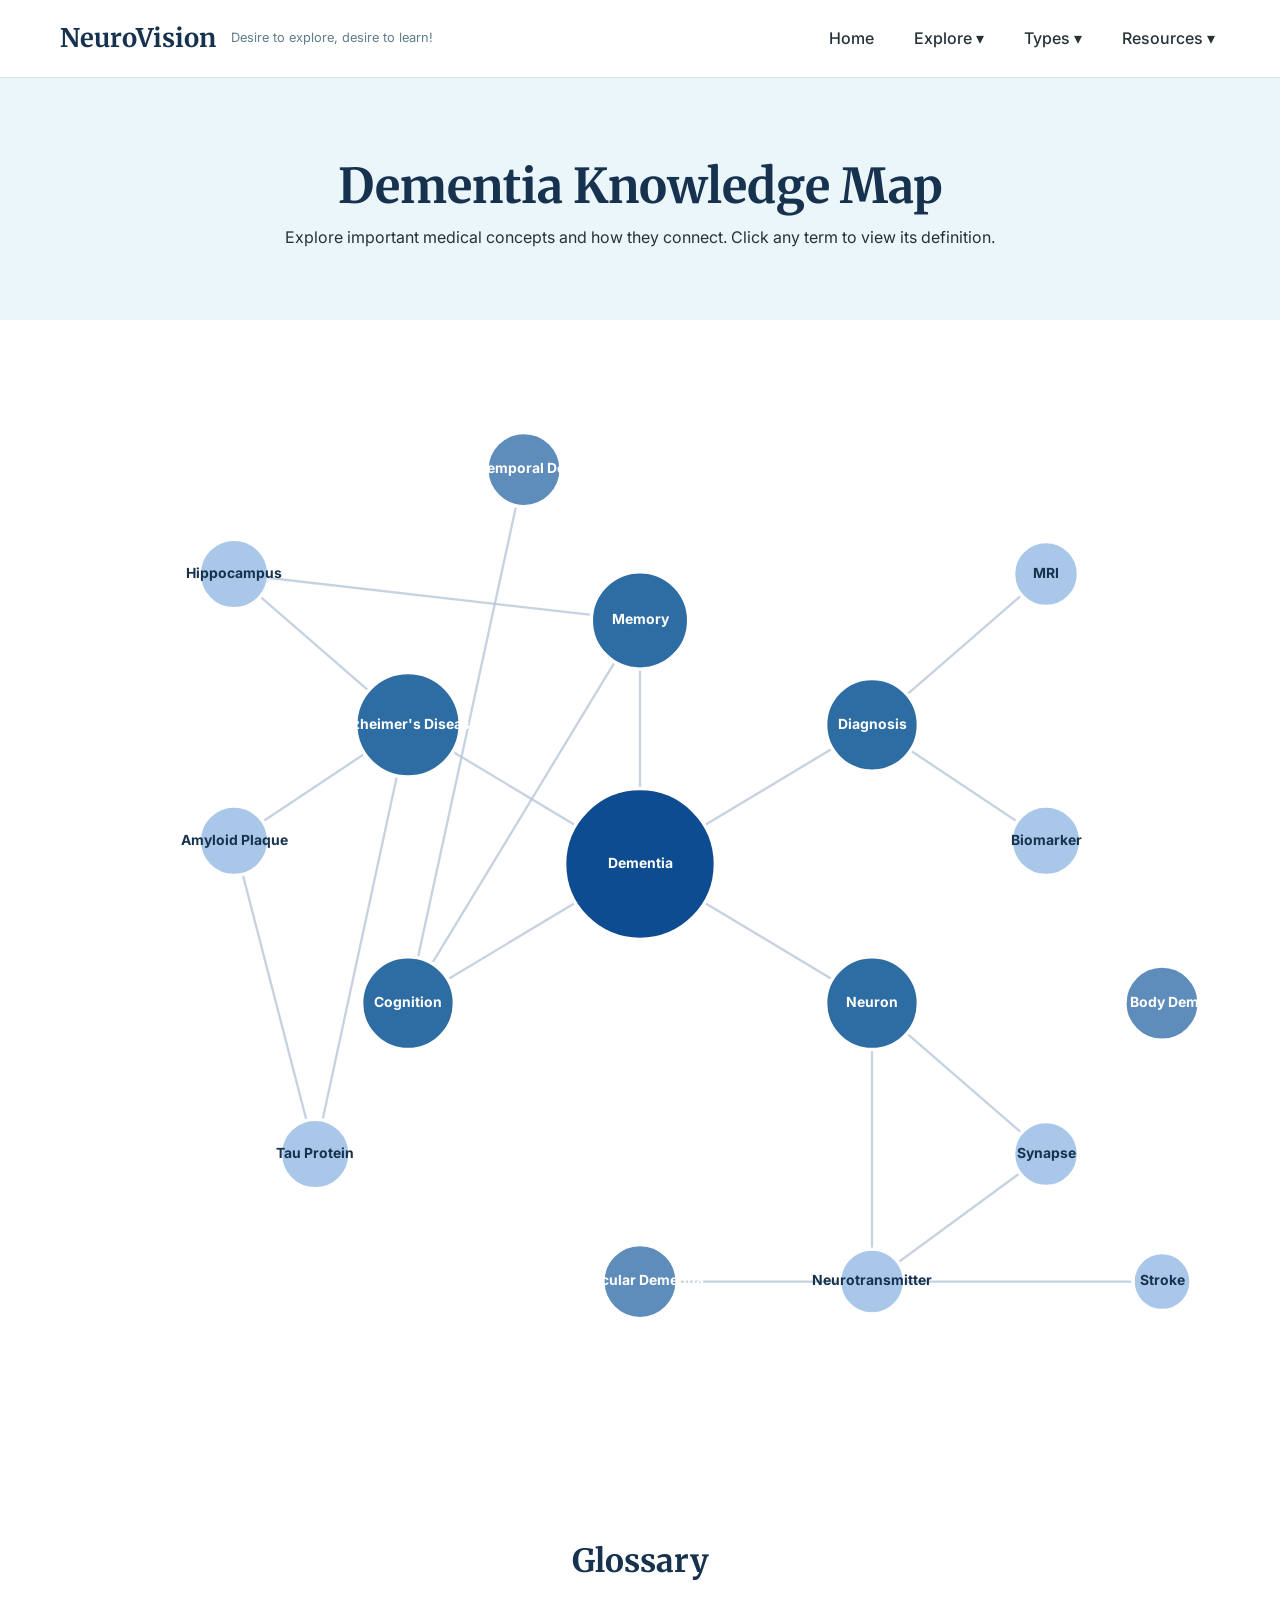
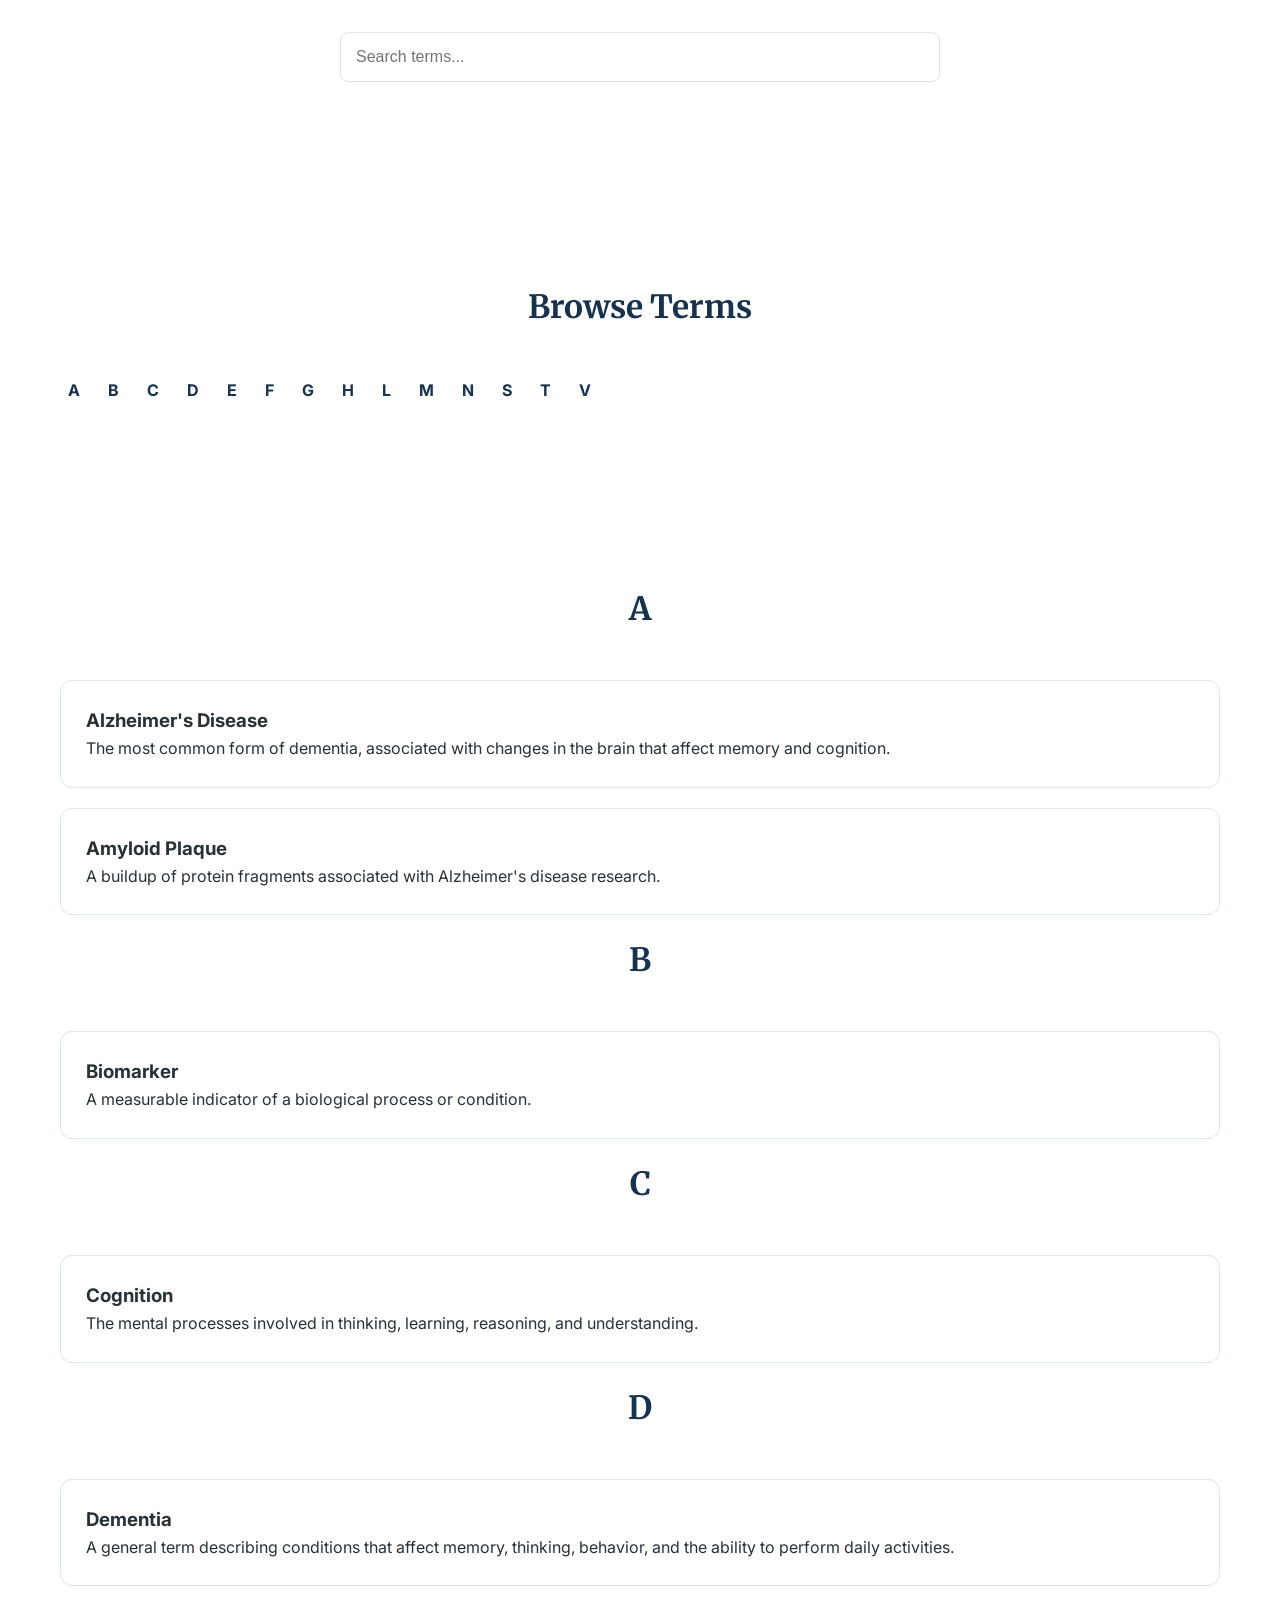
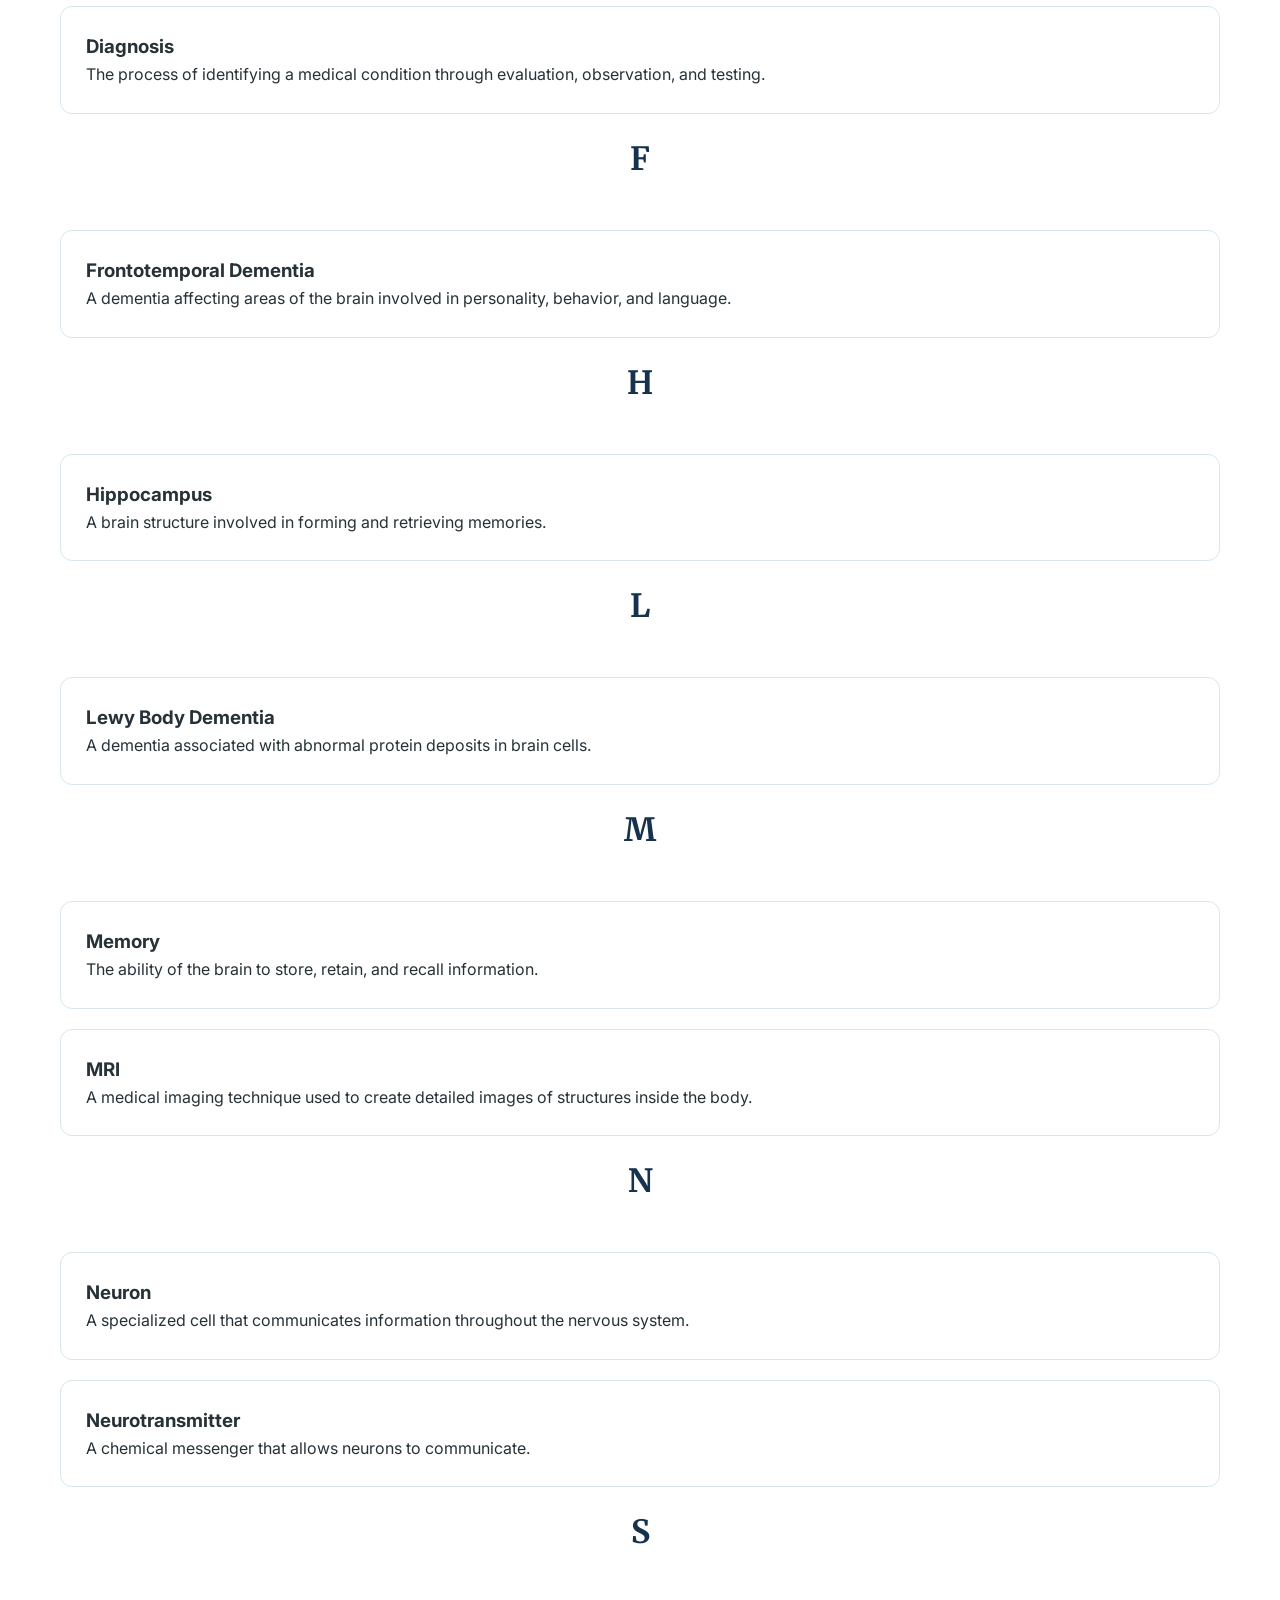
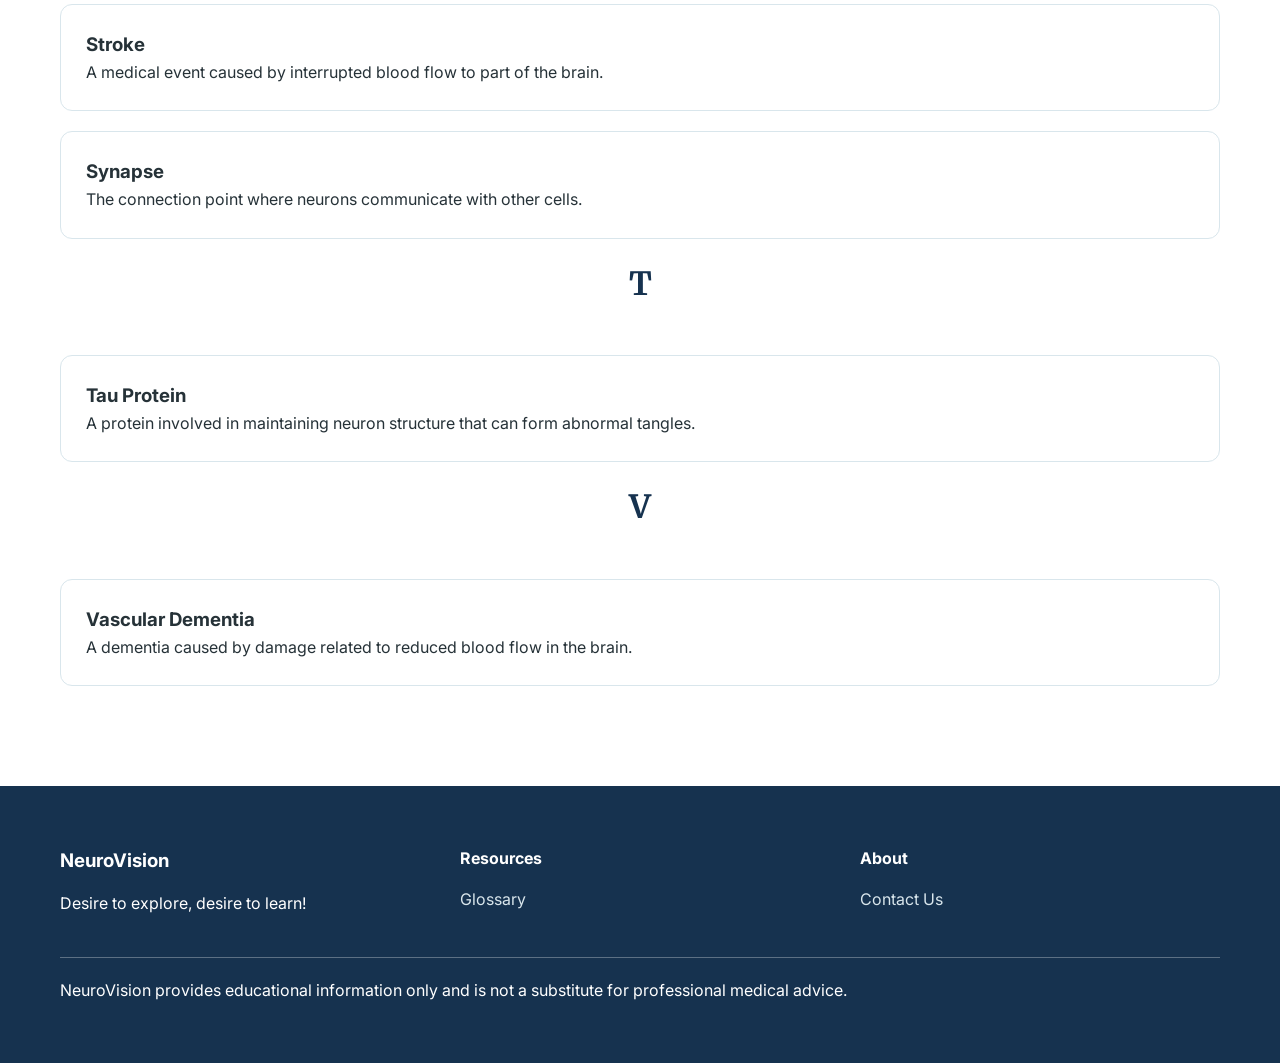
<file: resources/legacy_glossary.html>
<!DOCTYPE html>
<html lang="en">

<head>
    <meta charset="UTF-8">
    <meta name="viewport" content="width=device-width, initial-scale=1.0">

    <title>NeuroVision | Glossary</title>

    <link rel="stylesheet" href="../style.css">
</head>

<body>

<header>

    <div class="brand">
        <div class="logo">NeuroVision</div>
        <div class="slogan">Desire to explore, desire to learn!</div>
    </div>

    <nav>
        <ul class="nav-menu">
            <li><a href="../index.html">Home</a></li>

            <li class="dropdown">
                <a href="#">Explore ▾</a>
                <ul class="dropdown-menu">
                    <li><a href="../explore/dementia-basics.html">Dementia Basics</a></li>
                </ul>
            </li>

            <li class="dropdown">
                <a href="#">Types ▾</a>
                <ul class="dropdown-menu">
                    <li><a href="../types/alzheimers.html">Alzheimer's Disease</a></li>
                    <li><a href="../types/vascular.html">Vascular Dementia</a></li>
                </ul>
            </li>

            <li class="dropdown">
                <a href="#">Resources ▾</a>
                <ul class="dropdown-menu">
                    <li><a href="glossary.html">Glossary</a></li>
                    <li><a href="bibliography.html">Bibliography</a></li>
                </ul>
            </li>

        </ul>
    </nav>

</header>


<main>

<section class="page-header">

    <h1>Dementia Knowledge Map</h1>

    <p>
        Explore important medical concepts and how they connect.
        Click any term to view its definition.
    </p>

</section>


<section class="knowledge-map">

<svg id="glossary-map" viewBox="0 0 1000 800">

</svg>

</section>


<section class="glossary-tools">

<h2>Glossary</h2>

<input id="glossary-search"
type="text"
placeholder="Search terms...">

</section>


<section class="alphabet-navigation">

    <h2>Browse Terms</h2>

    <div class="alphabet">
        <a href="#A">A</a>
        <a href="#B">B</a>
        <a href="#C">C</a>
        <a href="#D">D</a>
        <a href="#E">E</a>
        <a href="#F">F</a>
        <a href="#G">G</a>
        <a href="#H">H</a>
        <a href="#L">L</a>
        <a href="#M">M</a>
        <a href="#N">N</a>
        <a href="#S">S</a>
        <a href="#T">T</a>
        <a href="#V">V</a>
    </div>

</section>


<section id="glossary-content">

</section>


</main>


<footer>

<div>
<h3>NeuroVision</h3>
<p>Desire to explore, desire to learn!</p>
</div>

<div>
<h4>Resources</h4>
<a href="glossary.html">Glossary</a>
</div>

<div>
<h4>About</h4>
<a href="../about/contact.html">Contact Us</a>
</div>

<p class="disclaimer">
NeuroVision provides educational information only and is not a substitute for professional medical advice.
</p>

</footer>


<script src="legacy_glossary.js"></script>

</body>

</html>
</file>
<file: style.css>
@import url('https://fonts.googleapis.com/css2?family=Inter:wght@400;500;600;700&family=Merriweather:wght@700&display=swap');

:root {
    --navy: #16324F;
    --blue: #1E88E5;
    --teal: #26A69A;
    --highlight: #FF0000;
    --light-blue: #EAF6FA;
    --background: #FFFFFF;
    --text: #263238;
    --gray: #607D8B;
    --white: #FFFFFF;
    --border: #D9E6EC;
    --shadow: 0 5px 20px rgba(0,0,0,0.08);
    --shadow-hover: 0 10px 25px rgba(0,0,0,0.12);
    --shadow-hover-small: 0 10px 25px rgba(0,0,0,0.1);
}

* {
    margin: 0;
    padding: 0;
    box-sizing: border-box;
}

html {
    scroll-behavior: smooth;
}

body {
    font-family: "Inter", sans-serif;
    color: var(--text);
    background: var(--background);
    line-height: 1.6;
}

a {
    text-decoration: none;
    color: inherit;
}

ul {
    list-style: none;
}


/* Header */

header {
    position: sticky;
    top: 0;
    z-index: 1000;
    display: flex;
    justify-content: space-between;
    align-items: center;
    padding: 18px 60px;
    background: var(--white);
    border-bottom: 1px solid var(--border);
}

.brand {
    display: flex;
    align-items: center;
    gap: 15px;
}

.logo-image {
    width: 56px;
    height: 56px;
    object-fit: contain;
    flex-shrink: 0;
}

.logo {
    font-family: "Merriweather", serif;
    font-size: 1.6rem;
    color: var(--navy);
    font-weight: 700;
}

.slogan {
    font-size: 0.8rem;
    color: var(--gray);
}


/* Navigation */

.nav-menu {
    display: flex;
    align-items: center;
    gap: 30px;
}

.nav-menu > li {
    position: relative;
}

.nav-menu > li > a {
    font-weight: 500;
    padding: 10px 5px;
    transition: 0.2s;
}

.nav-menu > li > a:hover {
    color: var(--teal);
}


/* Dropdown */

.dropdown-menu {
    position: absolute;
    top: 42px;
    left: 0;
    min-width: 260px;
    background: var(--white);
    border: 1px solid var(--border);
    border-radius: 12px;
    box-shadow: var(--shadow);
    padding: 10px 0;
    opacity: 0;
    visibility: hidden;
    transform: translateY(10px);
    transition: 0.2s;
}

.dropdown:hover > .dropdown-menu {
    opacity: 1;
    visibility: visible;
    transform: translateY(0);
}

.dropdown-menu li {
    position: relative;
}

.dropdown-menu a {
    display: block;
    padding: 11px 18px;
    white-space: nowrap;
}

.dropdown-menu a:hover {
    background: var(--light-blue);
    color: var(--navy);
}

.dropdown-menu .dropdown-menu {
    top: 0;
    left: 100%;
}

.nav-menu > li:last-child > .dropdown-menu {
    left: auto;
    right: 0;
}


/* Hero */

.hero {
    min-height: 620px;
    display: flex;
    justify-content: center;
    align-items: center;
    text-align: center;
    background: linear-gradient(135deg, var(--light-blue), #FFFFFF);
    padding: 80px 20px;
}

.hero-text {
    max-width: 850px;
}

.hero h1 {
    font-family: "Merriweather", serif;
    font-size: clamp(2.5rem, 5vw, 4rem);
    color: var(--navy);
    margin-bottom: 20px;
}

.hero p {
    color: var(--gray);
    font-size: 1.2rem;
    margin-bottom: 35px;
}

.hero-buttons {
    display: flex;
    justify-content: center;
    gap: 15px;
}


/* Buttons */

.button {
    display: inline-block;
    padding: 13px 30px;
    border-radius: 30px;
    background: var(--teal);
    color: white;
    font-weight: 600;
    transition: 0.2s;
}

.button:hover {
    transform: translateY(-3px);
    background: var(--blue);
}

.button.secondary {
    background: white;
    color: var(--navy);
    border: 2px solid var(--navy);
}

.button.secondary:hover {
    background: var(--light-blue);
}


/* General Sections */

section {
    padding: 80px 60px;
}

section h2 {
    font-family: "Merriweather", serif;
    color: var(--navy);
    text-align: center;
    font-size: 2rem;
    margin-bottom: 45px;
}


/* Introduction */

.introduction {
    max-width: 950px;
    margin: auto;
    text-align: center;
}

.introduction p {
    color: var(--gray);
}


/* Cards */

.card-container {
    max-width: 1200px;
    margin: auto;
    display: grid;
    grid-template-columns: repeat(4,1fr);
    gap: 25px;
}

.card {
    background: white;
    padding: 35px 25px;
    border-radius: 15px;
    border: 1px solid var(--border);
    text-align: center;
    transition: 0.25s;
}

.card-nh {
    background: white;
    padding: 35px 25px;
    border-radius: 15px;
    border: 1px solid var(--border);
    text-align: center;
    transition: 0.25s;
}

.card:hover {
    transform: translateY(-8px);
    box-shadow: var(--shadow-hover);
}

.card h3 {
    color: var(--navy);
    margin-bottom: 15px;
}

.card-nh h3 {
    color: var(--navy);
    margin-bottom: 15px;
}

.card p {
    color: var(--gray);
}

.card-nh p {
    color: var(--gray);
}

.unselectable {
    -webkit-touch-callout: none;
    -webkit-user-select: none;
    -khtml-user-select: none;
    -moz-user-select: none;
    -ms-user-select: none;
    user-select: none;   
}

/* Featured Topic */

.featured {
    background: var(--light-blue);
}

.topic-box {
    max-width: 900px;
    margin: auto;
    background: white;
    padding: 40px;
    border-radius: 15px;
    box-shadow: var(--shadow);
}

.topic-box h3 {
    color: var(--navy);
    margin-bottom: 15px;
}


/* Media */

.video-placeholder {
    max-width: 900px;
    height: 420px;
    margin: auto;
    display: flex;
    align-items: center;
    justify-content: center;
    background: #E6F1F5;
    border-radius: 15px;
    color: var(--gray);
}


/* Footer */

footer {
    background: var(--navy);
    color: white;
    padding: 60px;
    display: grid;
    grid-template-columns: repeat(3,1fr);
    gap: 40px;
}

footer h3,
footer h4 {
    margin-bottom: 15px;
}

footer a {
    color: #D9E6EC;
}

footer a:hover {
    color: white;
}

.disclaimer {
    grid-column: 1/-1;
    padding-top: 20px;
    border-top: 1px solid rgba(255,255,255,0.3);
}


/* Breadcrumb */

.breadcrumb {
    max-width: 1200px;
    margin: 30px auto 0;
    padding: 0 60px;
    color: var(--gray);
}

.breadcrumb a {
    color: var(--teal);
}


/* Responsive */

@media(max-width:900px) {

    header {
        flex-direction: column;
        gap: 20px;
    }

    .nav-menu {
        flex-direction: column;
    }

    .card-container {
        grid-template-columns: 1fr;
    }

    footer {
        grid-template-columns: 1fr;
    }

    section {
        padding: 60px 25px;
    }
}

/* more stuff */
.page-header {
    padding: 70px 60px;
    background: var(--light-blue);
    text-align: center;
}

.page-header h1 {
    font-family: "Merriweather", serif;
    color: var(--navy);
    font-size: 3rem;
}

.content-container {
    max-width: 1100px;
    margin: auto;
    padding: 60px;
}

.info-grid {
    display: grid;
    grid-template-columns: repeat(3,1fr);
    gap: 25px;
}

.info-box {
    background:white;
    border:1px solid var(--border);
    border-radius:15px;
    padding:25px;
}

/* Glossary */

.glossary-tools {
    max-width: 1100px;
    margin: 40px auto;
    text-align: center;
}

#glossary-search {
    width: 80%;
    max-width: 600px;
    padding: 15px;
    font-size: 1rem;
    border: 1px solid var(--border);
    border-radius: 8px;
}

.alphabet {
    display:flex;
    gap:12px;
    flex-wrap:wrap;
    margin:20px 0;
}

.alphabet a {
    margin: 0 8px;
    color: var(--navy);
    font-weight: bold;
}

.alphabet a:hover {
    color:var(--accent);
}

.graph-section {
    text-align: center;
    padding: 40px;
}

.graph-container {
    margin: 30px auto;
    max-width: 800px;
    aspect-ratio: 1;
    border: 1px solid var(--border);
    border-radius: 20px;
    background: white;
}

#glossary-graph {
    width: 100%;
    height: 100%;
}

.graph-node {
    cursor: pointer;
}

.glossary-container {
    max-width: 1000px;
    margin: auto;
    padding: 40px;
}

.letter-section {
    margin-bottom: 50px;
}

.letter-section h3 {
    font-size: 2rem;
    color: var(--navy);
}

.glossary-entry {
    background: white;
    border: 1px solid var(--border);
    padding: 25px;
    margin: 20px 0;
    border-radius: 12px;
}

.glossary-entry h3 {
    margin-top:0;
}

.glossary-entry h4 {
    font-size: 1.4rem;
    color: var(--navy);
}

.related a,
.medical-term {
    color: var(--accent);
    font-weight: bold;
}

.highlight {
    animation: highlight 1.5s;
}

@keyframes highlight {
    0% {
        background: var(--accent-light);
    }

    100% {
        background: white;
    }
}

.graph-line {
    fill:none;
    stroke:#b8c7d9;
    stroke-width:2px;
    opacity:.8;
    transition:.2s;
}

.graph-line.active {
    stroke:#0E4C92;
    stroke-width:4px;
}

.graph-line.fade {
    opacity:.15;
}

.graph-node {
    stroke:#ffffff;
    stroke-width:3px;
    transition:.2s;
    cursor:pointer;
}

.graph-node:hover,
.graph-node.active {
    filter:brightness(1.15);
    stroke:#0E4C92;
    stroke-width:5px;
}

.graph-node.fade {
    opacity:.25;
}

.graph-label {
    font-size:12px;
    font-weight:bold;
    text-anchor:middle;
    dominant-baseline:middle;
    pointer-events:none;
}

.team-grid{
    max-width:1400px;
    margin:auto;
    display:grid;
    grid-template-columns:repeat(6,1fr);
    gap:28px;
}

.team-card{
    display:block;
    background:var(--white);
    border:1px solid var(--border);
    border-radius:18px;
    overflow:hidden;
    text-align:center;
    box-shadow:var(--shadow);
    transition:.25s;
}

.team-card:hover{
    transform:translateY(-8px) scale(1.05);
    box-shadow:var(--shadow-hover);
}

.team-card img{
    width:100%;
    aspect-ratio:1;
    object-fit:cover;
    display:block;
}

.team-card h3{
    margin:18px 15px 8px;
    color:var(--navy);
    font-size:1.15rem;
}

.team-card p{
    margin:0 15px 20px;
    color:var(--gray);
    font-weight:600;
    font-size:.95rem;
}

.profile-modal{
    position:fixed;
    inset:0;
    display:flex;
    justify-content:center;
    align-items:center;
    background:rgba(0,0,0,.65);
    opacity:0;
    visibility:hidden;
    transition:.25s;
    z-index:5000;
}

.profile-modal:target{
    opacity:1;
    visibility:visible;
}

.profile-content{
    position:relative;
    width:min(760px,90vw);
    background:var(--white);
    border-radius:20px;
    padding:45px;
    text-align:center;
    box-shadow:0 20px 50px rgba(0,0,0,.25);
    animation:popup .25s ease;
}

@keyframes popup{
    from{
        opacity:0;
        transform:scale(.9);
    }
    to{
        opacity:1;
        transform:scale(1);
    }
}

.profile-content img{
    width:220px;
    height:220px;
    object-fit:cover;
    border-radius:50%;
    border:6px solid var(--light-blue);
    margin-bottom:25px;
}

.profile-content h2{
    font-family:"Merriweather",serif;
    color:var(--navy);
    margin-bottom:8px;
}

.profile-content h4{
    color:var(--teal);
    margin-bottom:20px;
    font-size:1.1rem;
}

.profile-content p{
    max-width:600px;
    margin:auto;
    color:var(--gray);
    line-height:1.8;
}

.close{
    position:absolute;
    top:18px;
    right:22px;
    font-size:2rem;
    color:var(--gray);
    transition:.2s;
}

.close:hover{
    color:var(--navy);
}

@media(max-width:1300px){
    .team-grid{
        grid-template-columns:repeat(4,1fr);
    }
}

@media(max-width:900px){
    .team-grid{
        grid-template-columns:repeat(2,1fr);
    }

    .profile-content{
        width:min(650px,92vw);
    }
}

@media(max-width:550px){
    .team-grid{
        grid-template-columns:1fr;
    }

    .profile-content{
        padding:30px 25px;
    }

    .profile-content img{
        width:170px;
        height:170px;
    }
}
</file>
<file: resources/glossary.css>
/*
 * author thebadlorax
 * created on 25-07-2026-10h-01m
 * github: https://github.com/thebadlorax
 * copyright 2026
*/

.glossary-card {
    display: flex;
    flex-direction: column;
    align-items: flex-start;
    /*height: 200px;*/

    background: white;
    padding: 25px 25px;
    border-radius: 15px;
    border: 1px solid var(--border);
    text-align: center;
    transition: 0.25s;
}

.selected {
    background: rgba(52, 247, 228, 0.3);
}

.glossary-card:hover {
    transform: translateX(-8px);
    box-shadow: var(--shadow-hover-small);
}

.spacer {
    height: 50px;
}

.glossary-card p {
    margin-top: auto;
}

.glossary-card h3 {
    color: var(--navy);
    margin: 0 0 10px 0;
}

.glossary-card p {
    color: var(--gray);
    margin: 0;
}

/*.glossary-card:hover {
    transform: translateY(-8px);
    box-shadow: var(--shadow-hover);
}*/

.info-cards {
    overflow-y: auto;
    height: 500px;

    display: flex;
    flex-direction: column;
    gap: 20px;
    overscroll-behavior: none;
}

.no-scrollbar {
    scrollbar-width: none;
    -ms-overflow-style: none;
}
.no-scrollbar::-webkit-scrollbar {
    display: none;
}
  


.category-container {
    display: flex;
    align-items: center;
    justify-content: center;
    border: 1px solid #ccc;
    cursor: pointer;
    width: 40px;
    height: 40px;
    font-size: 12px;
    transition: 0.2s;
}

.description-container {
    align-items: center;
    display: flex;
    justify-content: center;
    font-size: 12px;
    transition: opacity 0.05s ease-in-out;

    position: absolute;
    top: -10%;
    height: 0px;
    width: 80vw;

    opacity: 0;
}

.description-container p {
    color: black;
}

.category-container:hover {
    scale: 1.05;
}

.category-container.active {
    scale: 1.1;
}

.category-container.active:hover {
    scale: 1.15;
}

.category-container:hover .description-container {
    opacity: 1;
}
</file>
